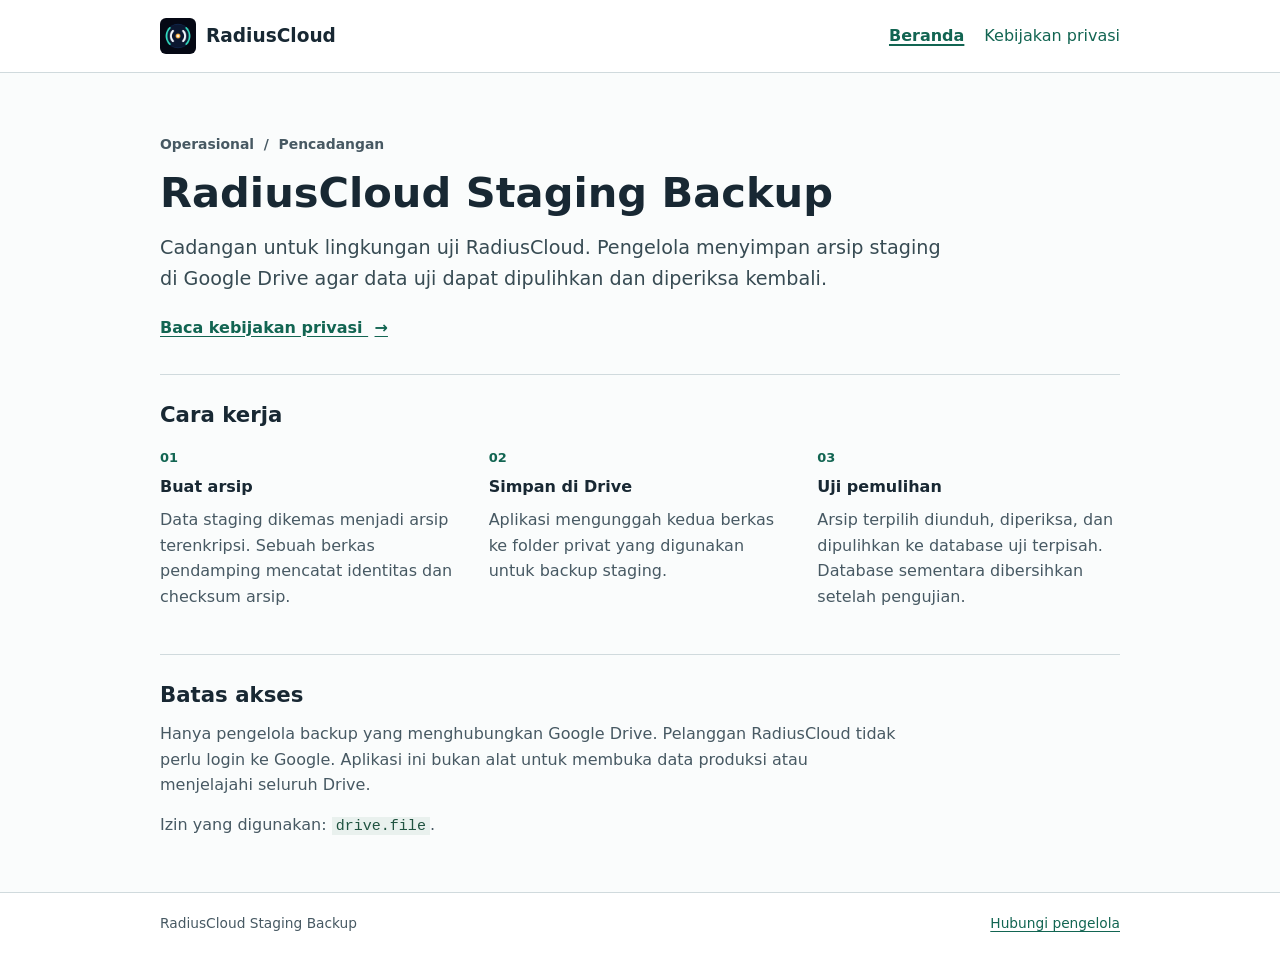
<file: index.html>
<!doctype html>
<html lang="id"><head><meta charset="utf-8"><meta name="viewport" content="width=device-width,initial-scale=1"><meta name="referrer" content="no-referrer"><meta http-equiv="Content-Security-Policy" content="default-src 'none'; style-src 'self'; img-src 'self'; base-uri 'none'; form-action 'none'"><title>Beranda | RadiusCloud Staging Backup</title><link rel="stylesheet" href="style.css"><link rel="icon" href="radiuscloud.png"></head>
<body><a class="skip" href="#isi">Ke isi halaman</a><header><div class="wrap top"><a class="brand" href="index.html"><img src="radiuscloud.png" alt="" width="36" height="36">RadiusCloud</a><nav aria-label="Navigasi utama"><a aria-current="page" href="index.html">Beranda</a><a href="privasi.html">Kebijakan privasi</a></nav></div></header>
<main id="isi" class="wrap"><div class="intro"><p class="kicker">Operasional &nbsp;/&nbsp; Pencadangan</p><h1>RadiusCloud Staging Backup</h1><p class="lead">Cadangan untuk lingkungan uji RadiusCloud. Pengelola menyimpan arsip staging di Google Drive agar data uji dapat dipulihkan dan diperiksa kembali.</p><a class="more" href="privasi.html">Baca kebijakan privasi <span aria-hidden="true">&rarr;</span></a></div>
<section aria-labelledby="alur"><h2 id="alur">Cara kerja</h2><ol class="steps"><li><strong>Buat arsip</strong><p>Data staging dikemas menjadi arsip terenkripsi. Sebuah berkas pendamping mencatat identitas dan checksum arsip.</p></li><li><strong>Simpan di Drive</strong><p>Aplikasi mengunggah kedua berkas ke folder privat yang digunakan untuk backup staging.</p></li><li><strong>Uji pemulihan</strong><p>Arsip terpilih diunduh, diperiksa, dan dipulihkan ke database uji terpisah. Database sementara dibersihkan setelah pengujian.</p></li></ol></section>
<section class="scope"><h2>Batas akses</h2><p>Hanya pengelola backup yang menghubungkan Google Drive. Pelanggan RadiusCloud tidak perlu login ke Google. Aplikasi ini bukan alat untuk membuka data produksi atau menjelajahi seluruh Drive.</p><p>Izin yang digunakan: <code>drive.file</code>.</p></section></main><footer><div class="wrap foot"><span>RadiusCloud Staging Backup</span><a href="mailto:rivannet@gmail.com">Hubungi pengelola</a></div></footer></body></html>
</file>
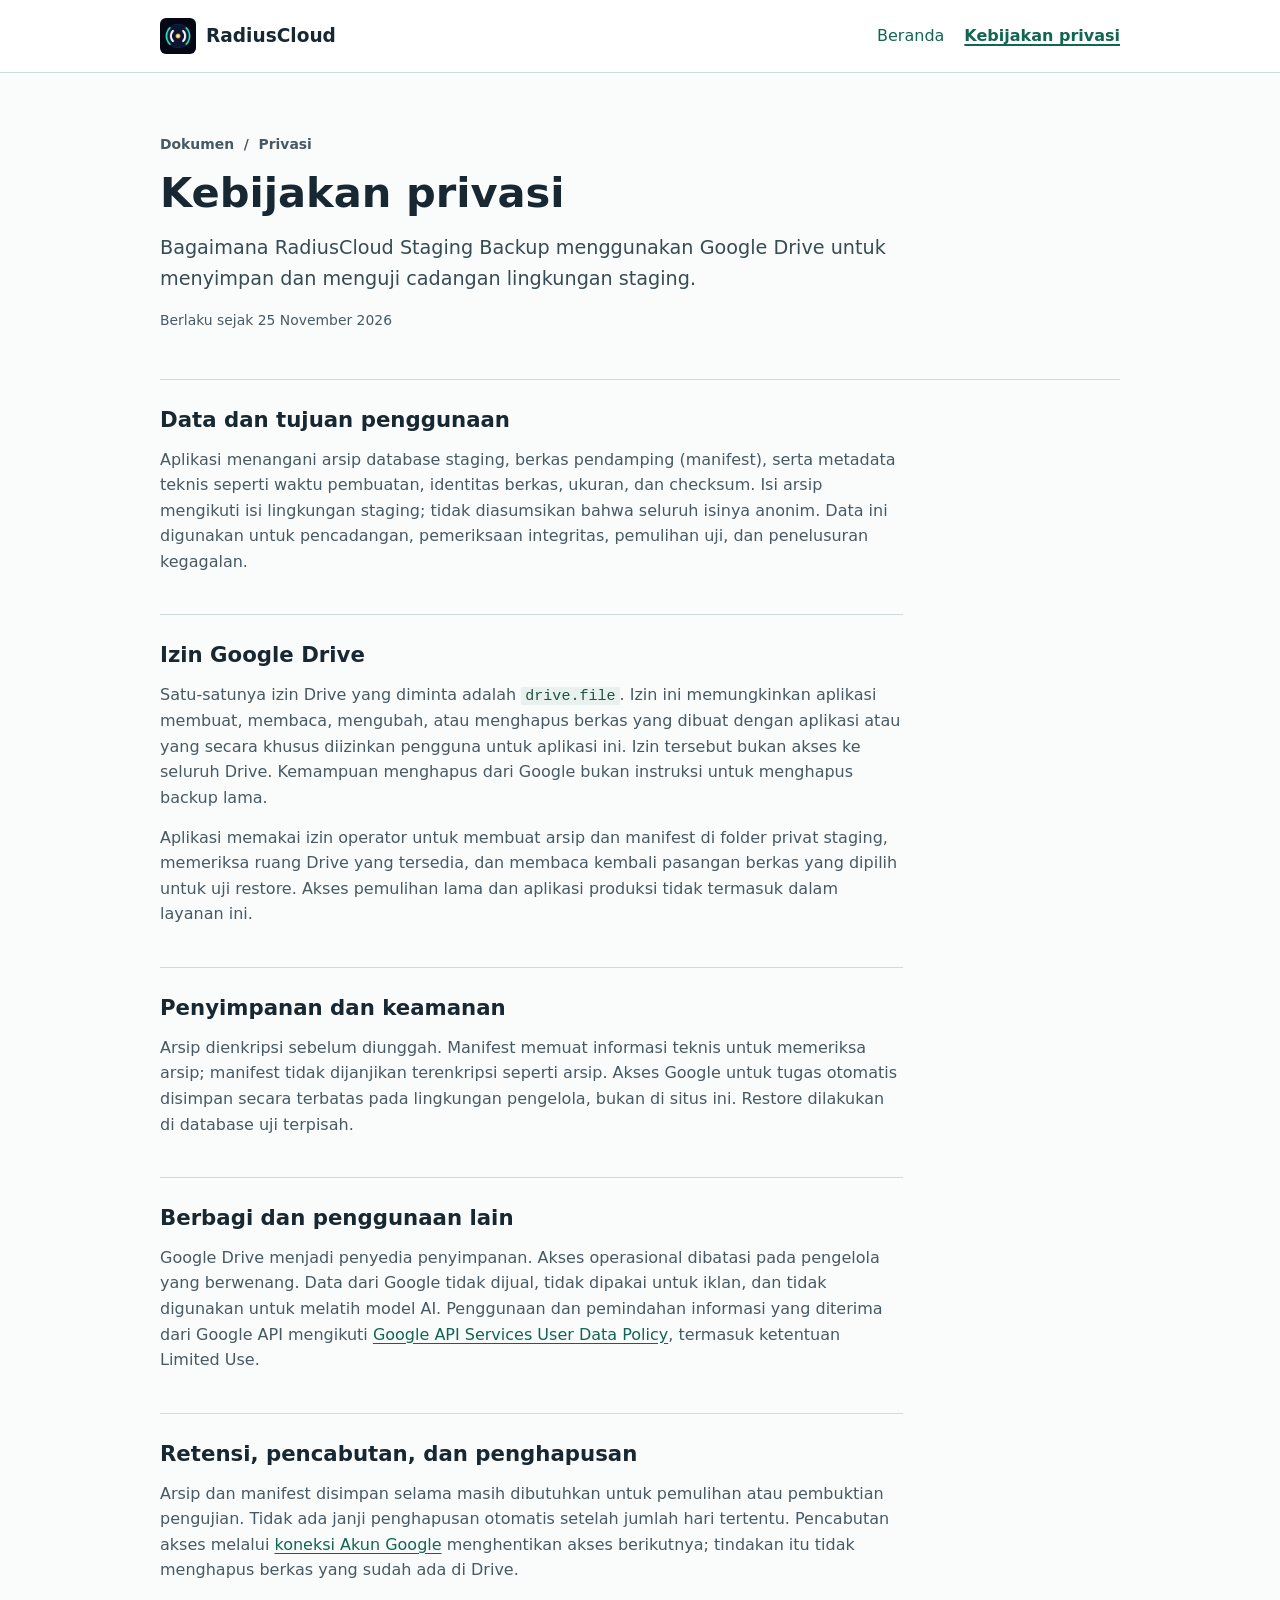
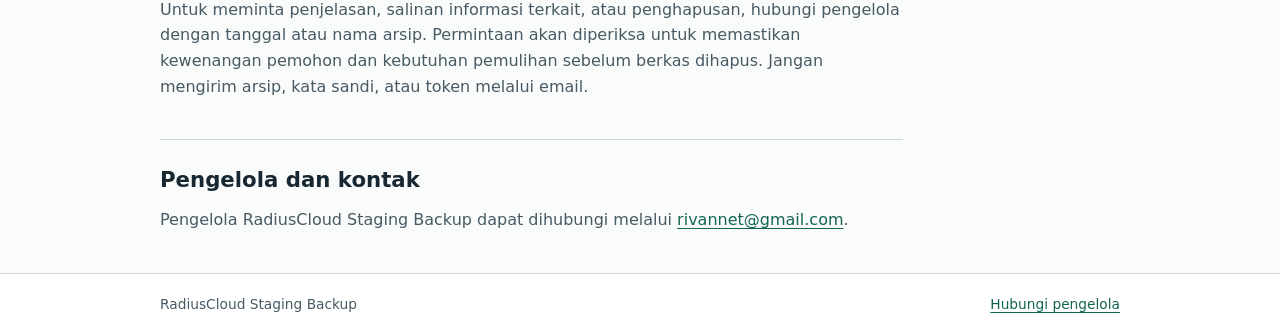
<file: privasi.html>
<!doctype html>
<html lang="id"><head><meta charset="utf-8"><meta name="viewport" content="width=device-width,initial-scale=1"><meta name="referrer" content="no-referrer"><meta http-equiv="Content-Security-Policy" content="default-src 'none'; style-src 'self'; img-src 'self'; base-uri 'none'; form-action 'none'"><title>Kebijakan privasi | RadiusCloud Staging Backup</title><link rel="stylesheet" href="style.css"><link rel="icon" href="radiuscloud.png"></head>
<body><a class="skip" href="#isi">Ke isi halaman</a><header><div class="wrap top"><a class="brand" href="index.html"><img src="radiuscloud.png" alt="" width="36" height="36">RadiusCloud</a><nav aria-label="Navigasi utama"><a href="index.html">Beranda</a><a aria-current="page" href="privasi.html">Kebijakan privasi</a></nav></div></header>
<main id="isi" class="wrap"><div class="intro"><p class="kicker">Dokumen &nbsp;/&nbsp; Privasi</p><h1>Kebijakan privasi</h1><p class="lead">Bagaimana RadiusCloud Staging Backup menggunakan Google Drive untuk menyimpan dan menguji cadangan lingkungan staging.</p><p class="date">Berlaku sejak 25 November 2026</p></div>
<div class="reading"><section><h2>Data dan tujuan penggunaan</h2><p>Aplikasi menangani arsip database staging, berkas pendamping (manifest), serta metadata teknis seperti waktu pembuatan, identitas berkas, ukuran, dan checksum. Isi arsip mengikuti isi lingkungan staging; tidak diasumsikan bahwa seluruh isinya anonim. Data ini digunakan untuk pencadangan, pemeriksaan integritas, pemulihan uji, dan penelusuran kegagalan.</p></section>
<section><h2>Izin Google Drive</h2><p>Satu-satunya izin Drive yang diminta adalah <code>drive.file</code>. Izin ini memungkinkan aplikasi membuat, membaca, mengubah, atau menghapus berkas yang dibuat dengan aplikasi atau yang secara khusus diizinkan pengguna untuk aplikasi ini. Izin tersebut bukan akses ke seluruh Drive. Kemampuan menghapus dari Google bukan instruksi untuk menghapus backup lama.</p><p>Aplikasi memakai izin operator untuk membuat arsip dan manifest di folder privat staging, memeriksa ruang Drive yang tersedia, dan membaca kembali pasangan berkas yang dipilih untuk uji restore. Akses pemulihan lama dan aplikasi produksi tidak termasuk dalam layanan ini.</p></section>
<section><h2>Penyimpanan dan keamanan</h2><p>Arsip dienkripsi sebelum diunggah. Manifest memuat informasi teknis untuk memeriksa arsip; manifest tidak dijanjikan terenkripsi seperti arsip. Akses Google untuk tugas otomatis disimpan secara terbatas pada lingkungan pengelola, bukan di situs ini. Restore dilakukan di database uji terpisah.</p></section>
<section><h2>Berbagi dan penggunaan lain</h2><p>Google Drive menjadi penyedia penyimpanan. Akses operasional dibatasi pada pengelola yang berwenang. Data dari Google tidak dijual, tidak dipakai untuk iklan, dan tidak digunakan untuk melatih model AI. Penggunaan dan pemindahan informasi yang diterima dari Google API mengikuti <a href="https://developers.google.com/terms/api-services-user-data-policy">Google API Services User Data Policy</a>, termasuk ketentuan Limited Use.</p></section>
<section><h2>Retensi, pencabutan, dan penghapusan</h2><p>Arsip dan manifest disimpan selama masih dibutuhkan untuk pemulihan atau pembuktian pengujian. Tidak ada janji penghapusan otomatis setelah jumlah hari tertentu. Pencabutan akses melalui <a href="https://myaccount.google.com/connections">koneksi Akun Google</a> menghentikan akses berikutnya; tindakan itu tidak menghapus berkas yang sudah ada di Drive.</p><p>Untuk meminta penjelasan, salinan informasi terkait, atau penghapusan, hubungi pengelola dengan tanggal atau nama arsip. Permintaan akan diperiksa untuk memastikan kewenangan pemohon dan kebutuhan pemulihan sebelum berkas dihapus. Jangan mengirim arsip, kata sandi, atau token melalui email.</p></section>
<section><h2>Pengelola dan kontak</h2><p>Pengelola RadiusCloud Staging Backup dapat dihubungi melalui <a href="mailto:rivannet@gmail.com">rivannet@gmail.com</a>.</p></section></div></main><footer><div class="wrap foot"><span>RadiusCloud Staging Backup</span><a href="mailto:rivannet@gmail.com">Hubungi pengelola</a></div></footer></body></html>
</file>
<file: style.css>
:root{color-scheme:light;--ink:#182833;--soft:#475963;--rule:#d0dadd;--accent:#126552;--bg:#fafcfc}*{box-sizing:border-box}html{font:16px/1.6 system-ui,sans-serif;letter-spacing:0;color:var(--ink);background:var(--bg)}body{margin:0}.wrap{width:min(calc(100% - 40px),960px);margin:auto}.draft{text-align:center;padding:5px 12px;background:#edf5ef;color:#285644;font-size:.82rem}.draft span{padding:0 .5rem;color:#718679}header,footer{background:#fff;border-bottom:1px solid var(--rule)}.top,.foot{display:flex;align-items:center;justify-content:space-between;gap:1rem}.top{min-height:72px;flex-wrap:wrap}.brand{display:inline-flex;align-items:center;gap:10px;font-weight:750;color:var(--ink);text-decoration:none;font-size:1.16rem}.brand img{object-fit:contain;border-radius:6px}nav{display:flex;gap:1.25rem}nav a,.foot a,.more,a{color:var(--accent);text-underline-offset:.2em}nav a{text-decoration:none;padding:12px 0}nav a[aria-current]{text-decoration:underline;text-decoration-thickness:2px;font-weight:650}.intro{padding:52px 0 34px;border-bottom:1px solid var(--rule)}.kicker,.date{font-size:.87rem;color:var(--soft)}.kicker{font-weight:650}h1{font-size:2.6rem;line-height:1.15;margin:12px 0 16px;overflow-wrap:break-word}h2{font-size:1.33rem;line-height:1.35;margin:0 0 12px}.lead{font-size:1.2rem;max-width:65ch;color:#374b53}.more{display:inline-block;margin-top:6px;font-weight:650}.more span{padding-left:.4em}section{padding:26px 0;border-bottom:1px solid var(--rule)}p{margin:8px 0 14px}.steps{display:grid;grid-template-columns:repeat(3,minmax(0,1fr));list-style:none;counter-reset:n;gap:26px;padding:0;margin:18px 0 4px}.steps li{counter-increment:n}.steps li:before{content:"0" counter(n);color:var(--accent);display:block;font-weight:700;font-size:.81rem;margin-bottom:5px}.steps p,.scope p,.reading p{color:var(--soft)}.scope,.reading{max-width:73ch}.scope,.reading section:last-child{border-bottom:0}.scope{padding-bottom:40px}code{font-size:.94em;background:#e9f1ee;color:#205341;padding:0 4px}.foot{font-size:.86rem;min-height:60px;color:var(--soft)}footer{border-top:1px solid var(--rule);border-bottom:0}.skip{position:absolute;left:8px;top:-90px;background:white;padding:8px}.skip:focus{top:8px}a:focus-visible{outline:2px solid #915418;outline-offset:3px}@media(max-width:640px){.wrap{width:calc(100% - 32px)}.top{padding:12px 0;gap:2px 16px}nav{gap:12px}nav a{font-size:.92rem}h1{font-size:2rem}.intro{padding:26px 0 22px}.lead{font-size:1.05rem}.steps{grid-template-columns:1fr;gap:14px}.steps p{margin-bottom:0}.foot{flex-wrap:wrap;gap:6px;padding:12px 0}}
</file>
